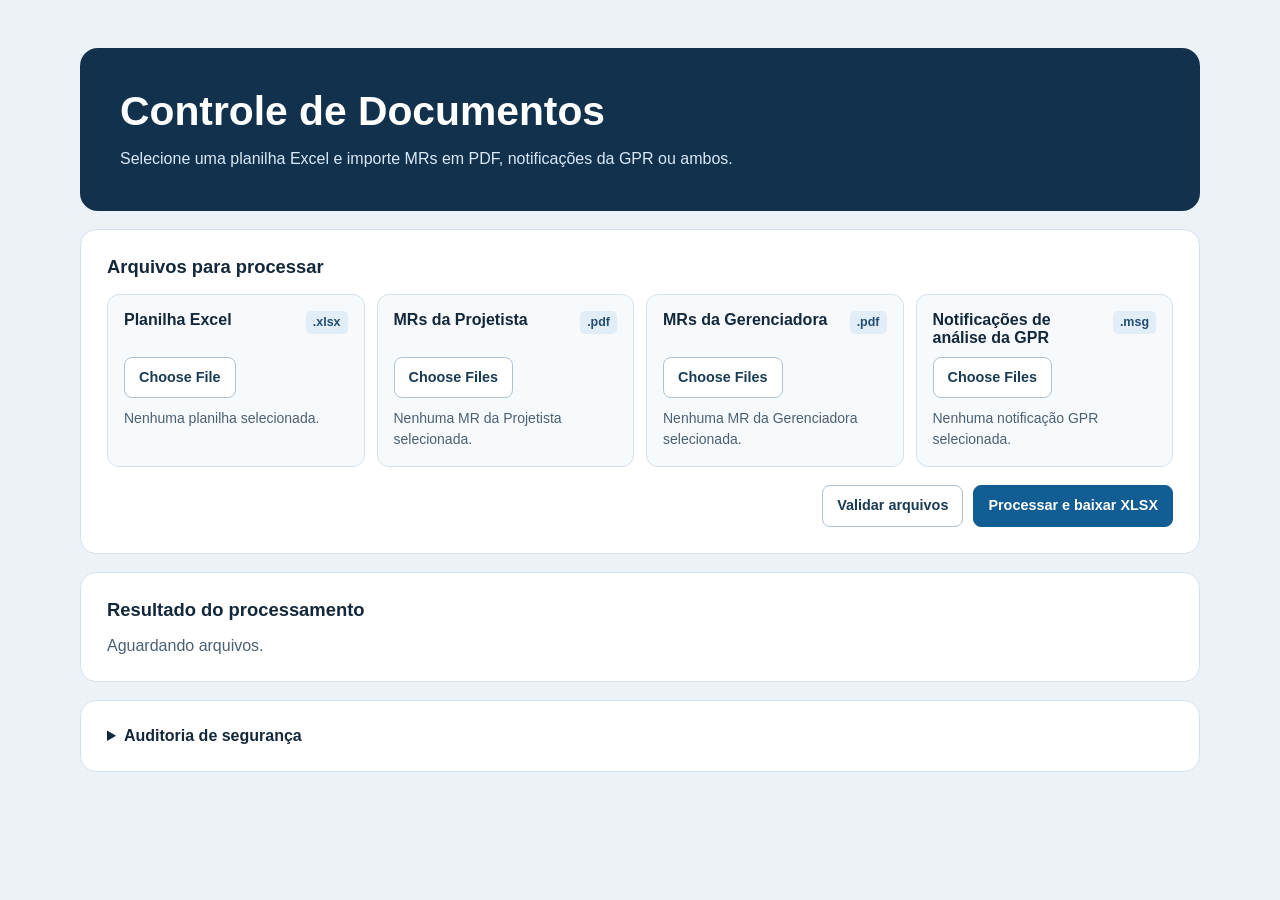
<file: index.html>
<!doctype html><html lang=pt-BR><head><meta charset=UTF-8><meta name=viewport content="width=device-width,initial-scale=1"><title>Controle de Documentos</title><link rel=stylesheet href=web.css></head><body>
    <main class=container>
        <header class=page-header>
            <h1>Controle de Documentos</h1>
            <p>Selecione uma planilha Excel e importe MRs em PDF, notificações da GPR ou ambos.</p>
        </header>

        <section class=panel aria-labelledby=filesHeading>
            <h2 id=filesHeading>Arquivos para processar</h2>
            <div class=file-grid>
                <div class=file-section>
                    <label for=xlsxFile>Planilha Excel <span>.xlsx</span></label>
                    <input type=file id=xlsxFile accept=.xlsx aria-describedby=xlsxInfo>
                    <div id=xlsxInfo class=file-card role=status>Nenhuma planilha selecionada.</div>
                </div>
                <div class=file-section>
                    <label for=projetistaFiles>MRs da Projetista <span>.pdf</span></label>
                    <input type=file id=projetistaFiles accept=.pdf multiple aria-describedby=projetistaInfo>
                    <div id=projetistaInfo class=file-card role=status>Nenhuma MR da Projetista selecionada.</div>
                </div>
                <div class=file-section>
                    <label for=gerenciadoraFiles>MRs da Gerenciadora <span>.pdf</span></label>
                    <input type=file id=gerenciadoraFiles accept=.pdf multiple aria-describedby=gerenciadoraInfo>
                    <div id=gerenciadoraInfo class=file-card role=status>Nenhuma MR da Gerenciadora selecionada.</div>
                </div>
                <div class=file-section>
                    <label for=gprFile>Notificações de análise da GPR <span>.msg</span></label>
                    <input type=file id=gprFile accept=.msg multiple aria-describedby=gprInfo>
                    <div id=gprInfo class=file-card role=status>Nenhuma notificação GPR selecionada.</div>
                </div>
            </div>

            <div class=actions>
                <button id=validateBtn type=button>Validar arquivos</button>
                <button id=exportBtn type=button>Processar e baixar XLSX</button>
            </div>
        </section>

        <section class="panel result-card" aria-labelledby=resultHeading>
            <h2 id=resultHeading>Resultado do processamento</h2>
            <p id=processStatus role=status>Aguardando arquivos.</p>
            <p id=processExplanation class=process-explanation hidden></p>
            <progress id=processProgress aria-label="Progresso da operação" hidden></progress>
            <dl id=processSummary class=process-summary hidden></dl>
            <section id=analysisConflictReport class=analysis-conflict-report aria-labelledby=analysisConflictHeading hidden>
                <h3 id=analysisConflictHeading>Análises da GPR e da Gerenciadora para a mesma revisão</h3>
                <p id=analysisConflictStatus role=status></p>
                <div class=pending-report>
                    <table aria-labelledby=analysisConflictHeading>
                        <thead><tr><th scope=col>Código<th scope=col>Revisão<th scope=col>Notificação da GPR<th scope=col>Resultado da GPR<th scope=col>MR da Gerenciadora<th scope=col>Status RV preservado</thead>
                        <tbody id=analysisConflictRows></tbody>
                    </table>
                </div>
            </section>
            <div id=pendingReport class=pending-report hidden>
                <table>
                    <caption>Pendências</caption>
                    <thead><tr><th scope=col>Arquivo<th scope=col>Código<th scope=col>Revisão<th scope=col>Motivo</thead>
                    <tbody id=pendingRows></tbody>
                </table>
            </div>
            <pre id=output role=status></pre>
        </section>

        <details class=audit>
            <summary>Auditoria de segurança</summary>
            <p>Os eventos ficam armazenados neste navegador e neste dispositivo. A aplicação não identifica o usuário.</p>
            <button id=auditExportBtn type=button>Exportar registros de segurança (JSON)</button>
        </details>
    </main>


    <script src="runtime.d7ad72bfcd5f.js"></script>
    <script src="web.032b6e9a7d63.js"></script>
</body></html>
</file>
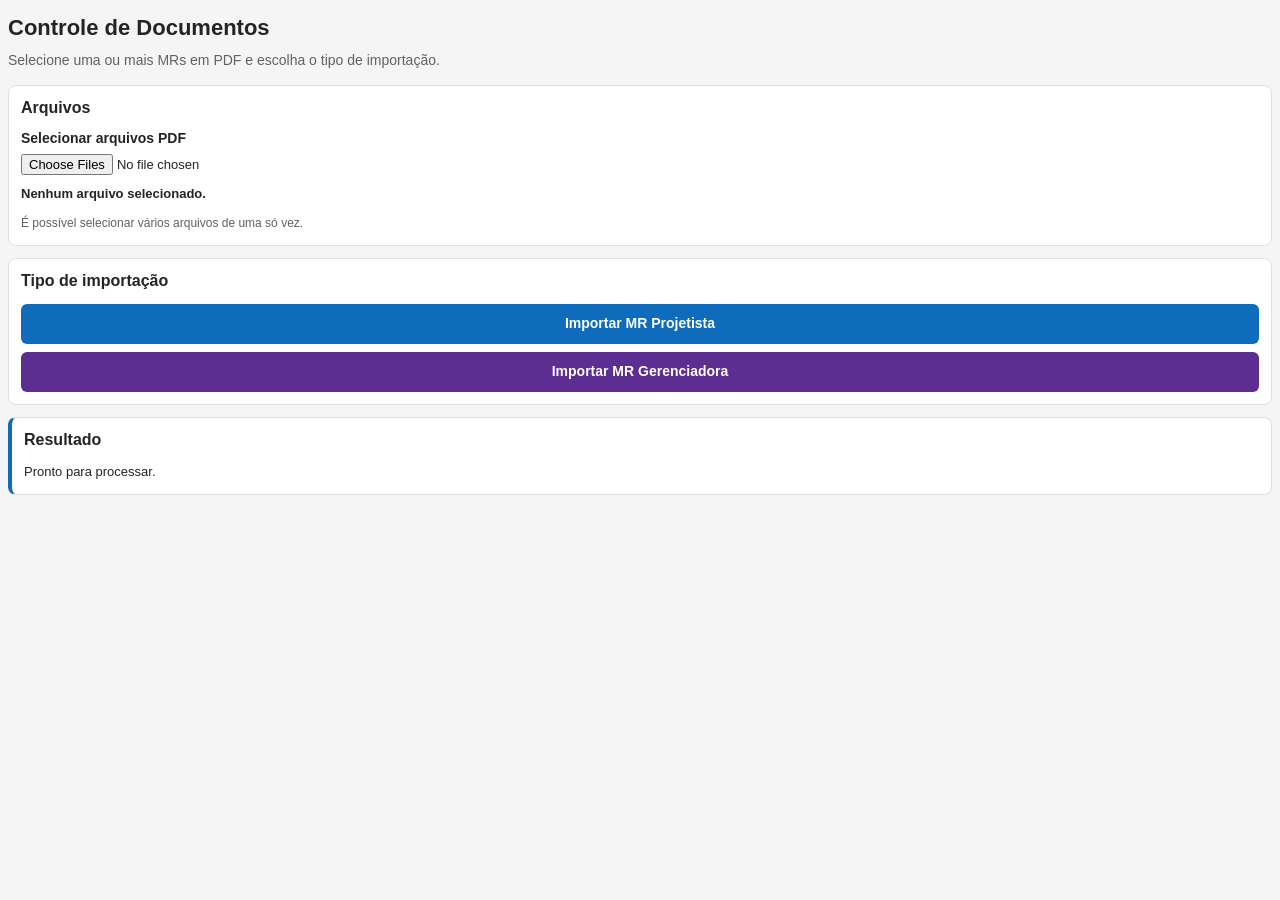
<file: taskpane.html>
<!doctype html><html lang=pt-BR><head><meta charset=UTF-8><meta name=viewport content="width=device-width,initial-scale=1.0"><title>
        Controle de Documentos
    </title><script src=https://officeapis.public.onecdn.static.microsoft/1/office.js type=text/javascript></script><link rel=stylesheet href=taskpane.css></head><body>

    <main class=app>

        <header class=app-header>

            <h1>
                Controle de Documentos
            </h1>

            <p>
                Selecione uma ou mais MRs em PDF e escolha o tipo de importação.
            </p>

        </header>

        <section class=card>

            <h2>
                Arquivos
            </h2>

            <label class=file-label for=fileInput>
                Selecionar arquivos PDF
            </label>

            <input type=file id=fileInput accept=.pdf,application/pdf multiple>

            <p id=fileCount class=file-count>
                Nenhum arquivo selecionado.
            </p>

            <p class=helper-text>
                É possível selecionar vários arquivos de uma só vez.
            </p>

        </section>

        <section class=card>

            <h2>
                Tipo de importação
            </h2>

            <div class=actions>

                <button id=btnProjetista class="button button-primary" type=button>
                    Importar MR Projetista
                </button>

                <button id=btnGerenciadora class="button button-secondary" type=button>
                    Importar MR Gerenciadora
                </button>

            </div>

        </section>

        <section class=result-card aria-live=polite>

            <h2>
                Resultado
            </h2>

            <pre id=resultado>Pronto para processar.</pre>

        </section>

    </main>

    <script src=taskpane.js></script>




</body></html>
</file>
